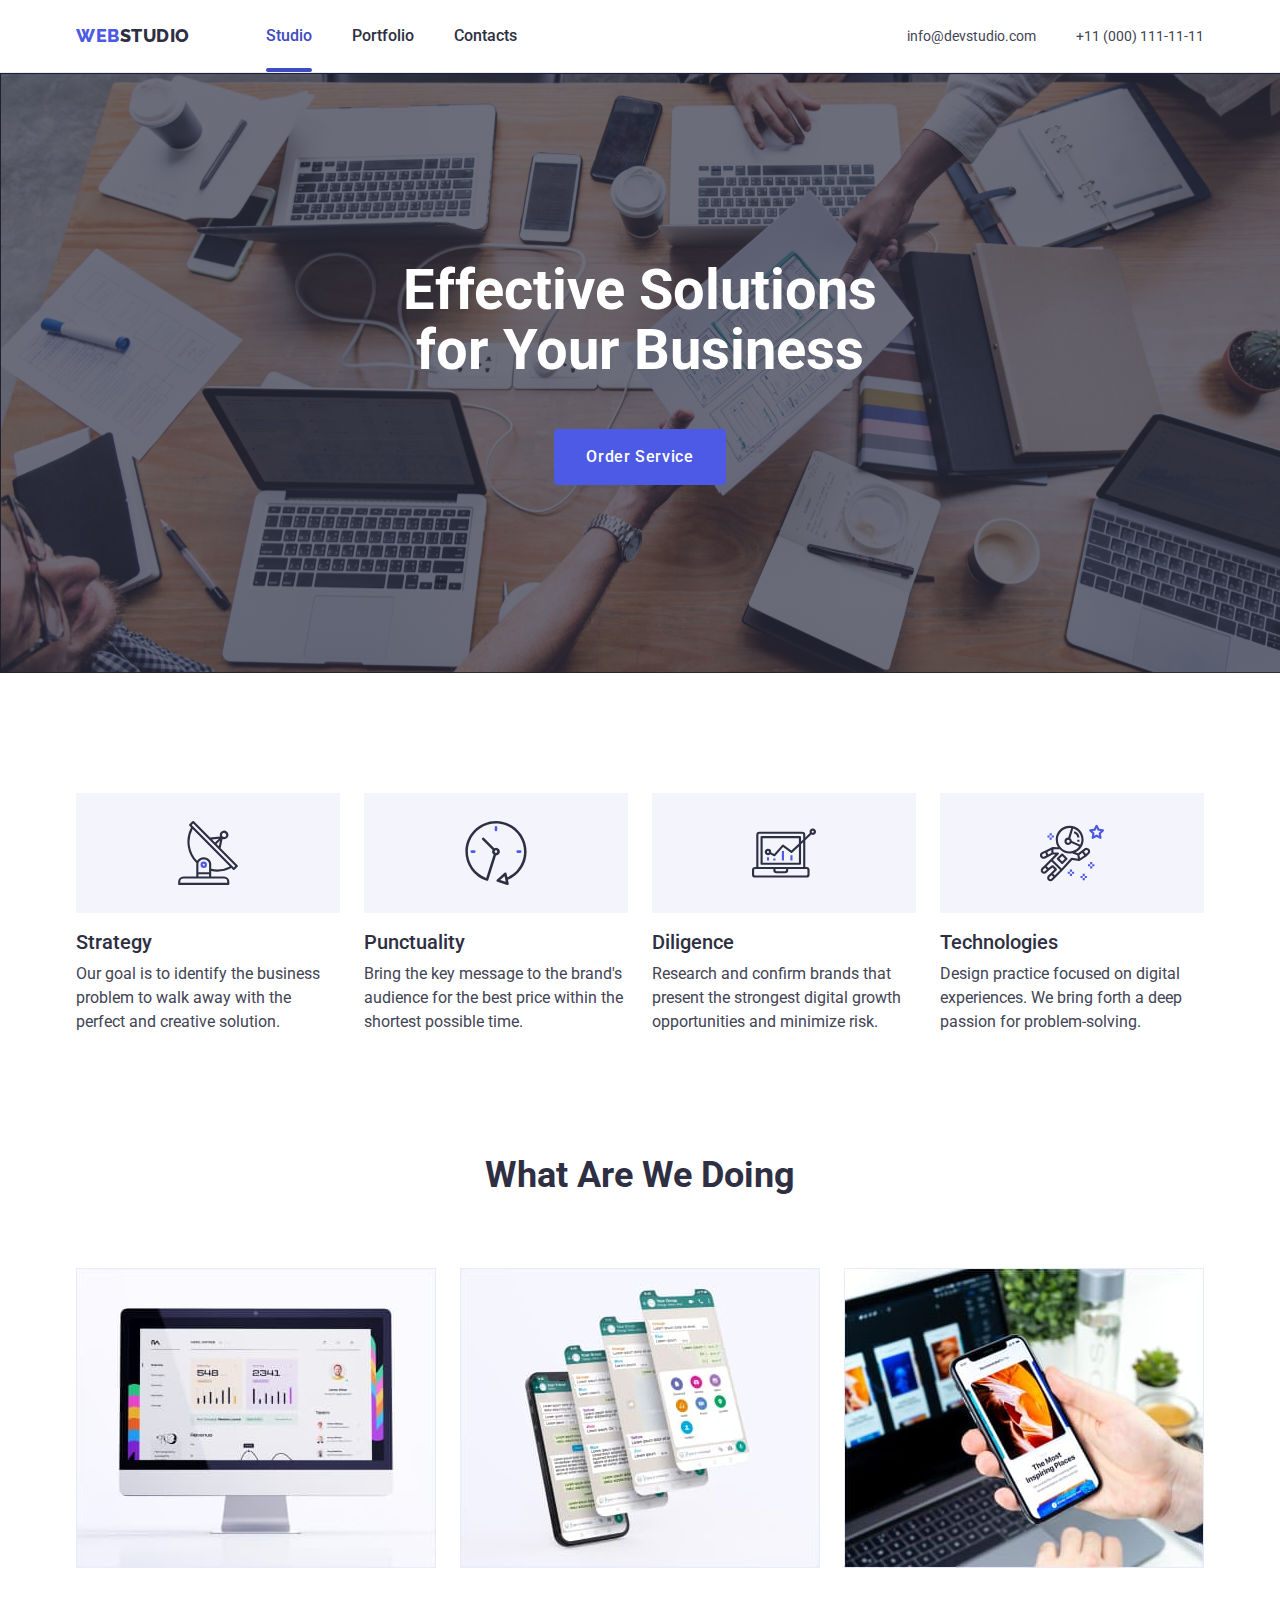
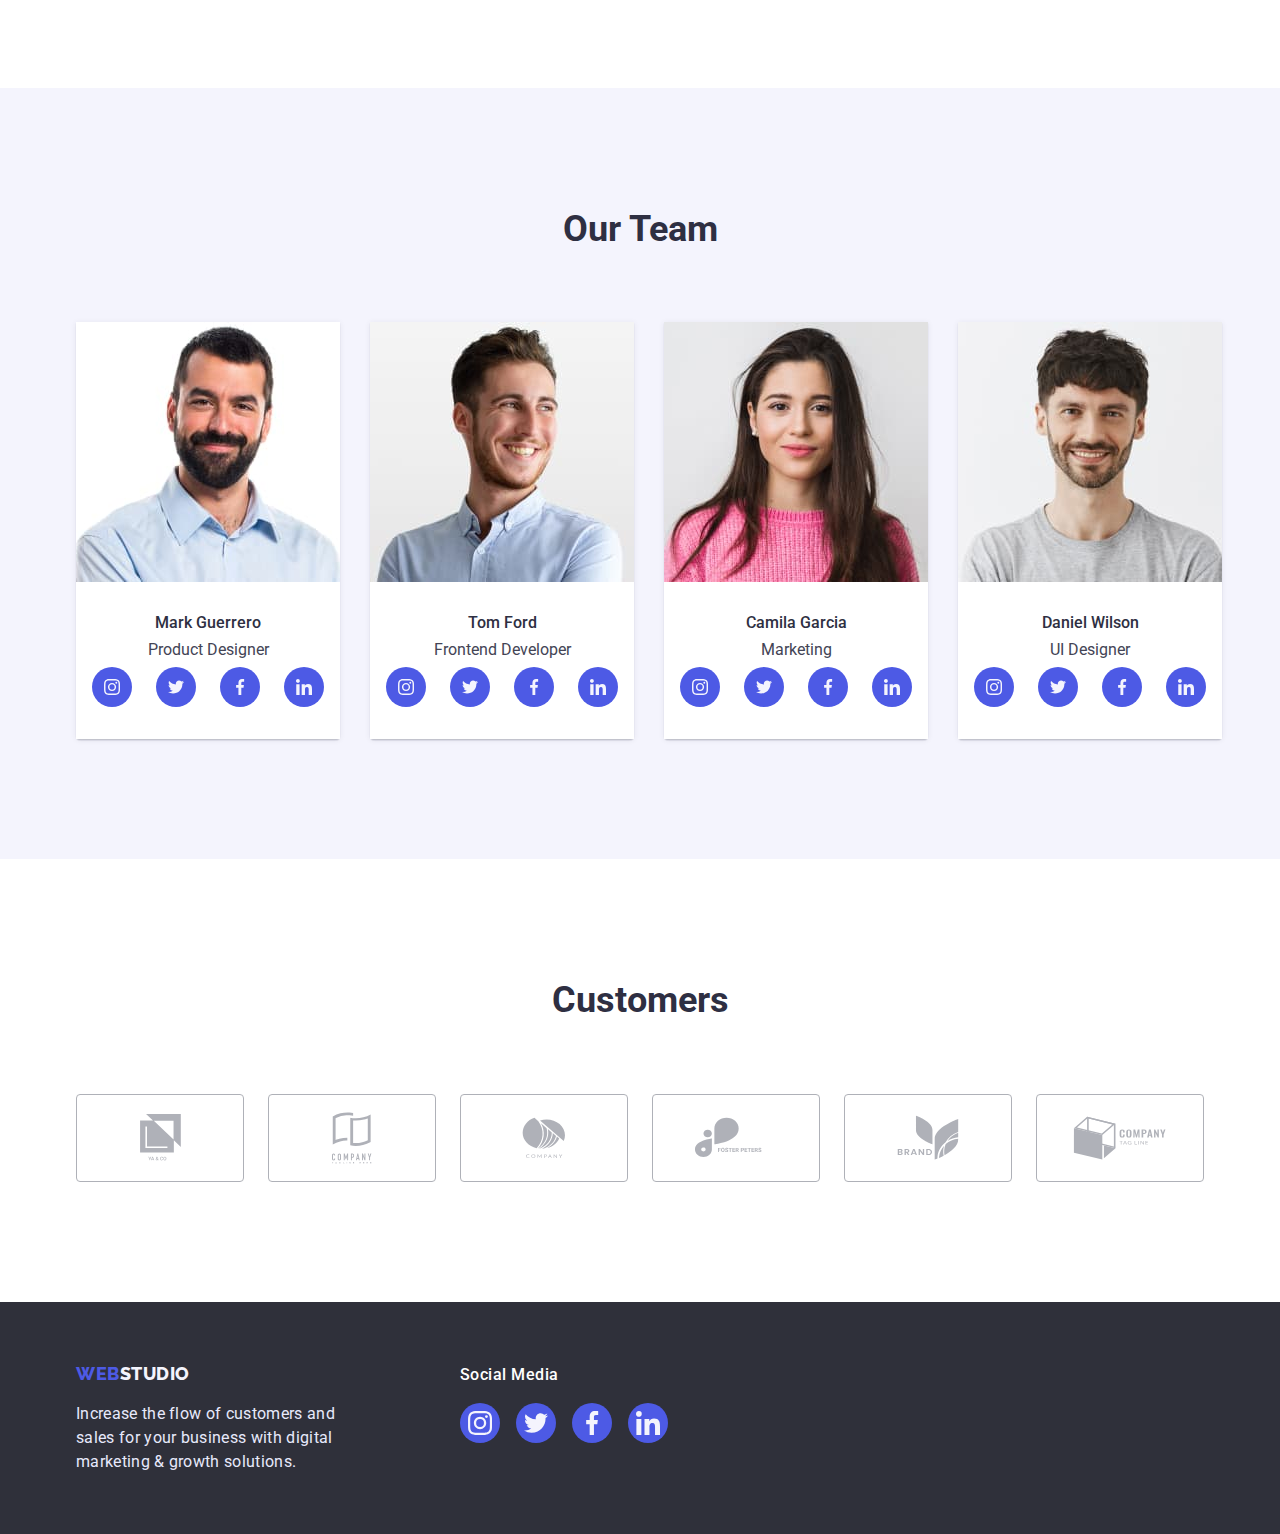
<file: index.html>
<!DOCTYPE html>
<html lang="uk">
  <head>
    <meta charset="UTF-8" />
    <title>Main Page</title>
    <link rel="preconnect" href="https://fonts.googleapis.com" />
    <link rel="preconnect" href="https://fonts.gstatic.com" crossorigin />
    <link
      href="https://fonts.googleapis.com/css2?family=Oleo+Script&family=Raleway:wght@800&family=Roboto:wght@400;500;700;900&display=swap"
      rel="stylesheet"
    />
    <link
      rel="stylesheet"
      href="https://cdnjs.cloudflare.com/ajax/libs/modern-normalize/0.6.0/modern-normalize.min.css"
    />
    <link rel="stylesheet" href="./css/styles.css" />
  </head>

  <body>
    <header>
      <div class="container main-head">
        <a href="/" class="logo-link"
          >Web<span class="part-head logo-link">Studio</span></a
        >
        <nav class="head-content">
          <ul class="site-nav">
            <li class="item">
              <a href="" class="site-nav-link active">Studio</a>
            </li>
            <li class="item">
              <a href="./portfolio.html" class="site-nav-link">Portfolio</a>
            </li>
            <li class="item"><a href="" class="site-nav-link">Contacts</a></li>
          </ul>
        </nav>
        <ul class="contacts">
          <li class="numbers">
            <a
              href="mailto:info@devstudio.com"
              class="contacts-details mail-number"
            >
              info@devstudio.com</a
            >
          </li>
          <li class="numbers">
            <a href="tel:+110001111111" class="contacts-details">
              +11 (000) 111-11-11</a
            >
          </li>
        </ul>
      </div>
    </header>
    <main>
      <section class="hero overlay">
        <div class="container">
          <h1 class="hero-text">
            Effective Solutions <br />
            for Your Business
          </h1>
          <button data-modal-open class="button" type="button">
            Order Service
          </button>
        </div>
      </section>
      <section class="section advant">
        <div class="container">
          <h2 class="hide" hidden>Наші переваги</h2>
          <ul class="advantages">
            <li class="block">
              <div class="size">
                <svg class="icon-advantage" width="64" height="64">
                  <use
                    href="./images/svg block/symbol-defs-5.svg#icon-Group1"
                  ></use>
                </svg>
              </div>
              <h3 class="advantages-title">Strategy</h3>
              <p class="advantages-text">
                Our goal is to identify the business problem to walk away with
                the perfect and creative solution.
              </p>
            </li>
            <li class="block">
              <div class="size">
                <svg class="icon-advantage" width="64" height="64">
                  <use
                    href="./images/svg block/symbol-defs-5.svg#icon-group2"
                  ></use>
                </svg>
              </div>
              <h3 class="advantages-title">Punctuality</h3>
              <p class="advantages-text">
                Bring the key message to the brand's audience for the best price
                within the shortest possible time.
              </p>
            </li>
            <li class="block">
              <div class="size">
                <svg class="icon-advantage" width="64" height="64">
                  <use
                    href="./images/svg block/symbol-defs-5.svg#icon-group3"
                  ></use>
                </svg>
              </div>
              <h3 class="advantages-title">Diligence</h3>
              <p class="advantages-text">
                Research and confirm brands that present the strongest digital
                growth opportunities and minimize risk.
              </p>
            </li>
            <li class="block">
              <div class="size">
                <svg class="icon-advantage" width="64" height="64">
                  <use
                    href="./images/svg block/symbol-defs-5.svg#icon-group4"
                  ></use>
                </svg>
              </div>
              <h3 class="advantages-title">Technologies</h3>
              <p class="advantages-text">
                Design practice focused on digital experiences. We bring forth a
                deep passion for problem-solving.
              </p>
            </li>
          </ul>
        </div>
      </section>
      <section class="section photo">
        <div class="container">
          <h2 class="titles">What Are We Doing</h2>
          <ul class="pictures-list">
            <li class="pic">
              <img
                src="./images/img-1.jpg"
                alt="Ноутбук"
                width="360"
                class="picture"
              />
            </li>
            <li class="pic">
              <img
                src="./images/img-2.jpg"
                alt="фото екрана"
                width="360"
                class="picture"
              />
            </li>
            <li class="pic">
              <img
                src="./images/img-3.jpg"
                alt="робота з телефоном і ноутбуком"
                width="360"
                class="picture"
              />
            </li>
          </ul>
        </div>
      </section>
      <section class="work section">
        <div class="container">
          <h2 class="titles">Our Team</h2>
          <ul class="collegues-list">
            <li class="card">
              <img
                src="./images/p1.jpg"
                alt="фото дизайнера"
                width="264"
                class="collegue"
              />

              <div class="content">
                <h3 class="collegue-name">Mark Guerrero</h3>
                <p class="collegue-job">Product Designer</p>
                <ul class="list-items">
                  <li class="social-lists">
                    <a href="" class="social-link">
                      <svg class="social-item" width="16" height="16">
                        <use href="./images/icons.svg#icon-instagram-2"></use>
                      </svg>
                    </a>
                  </li>
                  <li class="social-lists">
                    <a href="" class="social-link">
                      <svg class="social-item" width="16" height="16">
                        <use href="./images/icons.svg#icon-twitter-1"></use>
                      </svg>
                    </a>
                  </li>
                  <li class="social-lists">
                    <a href="" class="social-link">
                      <svg class="social-item" width="16" height="16">
                        <use href="./images/icons.svg#icon-facebook-1"></use>
                      </svg>
                    </a>
                  </li>
                  <li class="social-lists">
                    <a href="" class="social-link">
                      <svg class="social-item" width="16" height="16">
                        <use href="./images/icons.svg#icon-linkedin-1"></use>
                      </svg>
                    </a>
                  </li>
                </ul>
              </div>
            </li>
            <li class="card">
              <img
                src="./images/p2.jpg"
                alt="фото фронтенд розробника"
                width="264"
                class="collegue"
              />
              <div class="content">
                <h3 class="collegue-name">Tom Ford</h3>
                <p class="collegue-job">Frontend Developer</p>
                <ul class="list-items">
                  <li class="social-lists">
                    <a href="" class="social-link">
                      <svg class="social-item" width="16" height="16">
                        <use href="./images/icons.svg#icon-instagram-2"></use>
                      </svg>
                    </a>
                  </li>
                  <li class="social-lists">
                    <a href="" class="social-link">
                      <svg class="social-item" width="16" height="16">
                        <use href="./images/icons.svg#icon-twitter-1"></use>
                      </svg>
                    </a>
                  </li>
                  <li class="social-lists">
                    <a href="" class="social-link">
                      <svg class="social-item" width="16" height="16">
                        <use href="./images/icons.svg#icon-facebook-1"></use>
                      </svg>
                    </a>
                  </li>
                  <li class="social-lists">
                    <a href="" class="social-link">
                      <svg class="social-item" width="16" height="16">
                        <use href="./images/icons.svg#icon-linkedin-1"></use>
                      </svg>
                    </a>
                  </li>
                </ul>
              </div>
            </li>
            <li class="card">
              <img
                src="./images/p3.jpg"
                alt="фото спеціаліста з маркетингу"
                width="264"
                class="collegue"
              />
              <div class="content">
                <h3 class="collegue-name">Camila Garcia</h3>
                <p class="collegue-job">Marketing</p>
                <ul class="list-items">
                  <li class="social-lists">
                    <a href="" class="social-link">
                      <svg class="social-item" width="16" height="16">
                        <use href="./images/icons.svg#icon-instagram-2"></use>
                      </svg>
                    </a>
                  </li>
                  <li class="social-lists">
                    <a href="" class="social-link">
                      <svg class="social-item" width="16" height="16">
                        <use href="./images/icons.svg#icon-twitter-1"></use>
                      </svg>
                    </a>
                  </li>
                  <li class="social-lists">
                    <a href="" class="social-link">
                      <svg class="social-item" width="16" height="16">
                        <use href="./images/icons.svg#icon-facebook-1"></use>
                      </svg>
                    </a>
                  </li>
                  <li class="social-lists">
                    <a href="" class="social-link">
                      <svg class="social-item" width="16" height="16">
                        <use href="./images/icons.svg#icon-linkedin-1"></use>
                      </svg>
                    </a>
                  </li>
                </ul>
              </div>
            </li>
            <li class="card">
              <img
                src="./images/p4.jpg"
                alt="фото дизайнера"
                width="264"
                class="collegue"
              />
              <div class="content">
                <h3 class="collegue-name">Daniel Wilson</h3>
                <p class="collegue-job">UI Designer</p>
                <ul class="list-items">
                  <li class="social-lists">
                    <a href="" class="social-link">
                      <svg class="social-item" width="16" height="16">
                        <use href="./images/icons.svg#icon-instagram-2"></use>
                      </svg>
                    </a>
                  </li>
                  <li class="social-lists">
                    <a href="" class="social-link">
                      <svg class="social-item" width="16" height="16">
                        <use href="./images/icons.svg#icon-twitter-1"></use>
                      </svg>
                    </a>
                  </li>
                  <li class="social-lists">
                    <a href="" class="social-link">
                      <svg class="social-item" width="16" height="16">
                        <use href="./images/icons.svg#icon-facebook-1"></use>
                      </svg>
                    </a>
                  </li>
                  <li class="social-lists">
                    <a href="" class="social-link">
                      <svg class="social-item" width="16" height="16">
                        <use href="./images/icons.svg#icon-linkedin-1"></use>
                      </svg>
                    </a>
                  </li>
                </ul>
              </div>
            </li>
          </ul>
        </div>
      </section>
      <section class="section">
        <div class="container">
          <h2 class="titles">Customers</h2>
          <ul class="clients">
            <li class="clients-list">
              <a href="" class="clients-link">
                <svg class="clients-item" width="41" height="46.7">
                  <use href="./images/icons.svg#icon-group"></use>
                </svg>
              </a>
            </li>
            <li class="clients-list">
              <a href="" class="clients-link">
                <svg class="clients-item" width="40" height="52">
                  <use href="./images/icons.svg#icon-group1"></use>
                </svg>
              </a>
            </li>
            <li class="clients-list">
              <a href="" class="clients-link">
                <svg class="clients-item" width="43.46" height="41.18">
                  <use href="./images/icons.svg#icon-group2"></use>
                </svg>
              </a>
            </li>
            <li class="clients-list">
              <a href="" class="clients-link">
                <svg class="clients-item" width="84.44" height="40.62">
                  <use href="./images/icons.svg#icon-group3"></use>
                </svg>
              </a>
            </li>
            <li class="clients-list">
              <a href="" class="clients-link">
                <svg class="clients-item" width="62.54" height="45.43">
                  <use href="./images/icons.svg#icon-group4"></use>
                </svg>
              </a>
            </li>
            <li class="clients-list">
              <a href="" class="clients-link">
                <svg class="clients-item" width="93.79" height="43.93">
                  <use href="./images/icons.svg#icon-group5"></use>
                </svg>
              </a>
            </li>
          </ul>
        </div>
      </section>
    </main>
    <footer class="shape">
      <div class="container join-part">
        <div class="footer-part">
          <a href="/" class="logo-link"
            >Web<span class="part-footer logo-link">Studio</span></a
          >
          <p class="footer-text">
            Increase the flow of customers and sales for your business with
            digital marketing & growth solutions.
          </p>
        </div>
        <div class="join">
          <p class="join-text">Social Media</p>
          <ul class="media-list">
            <li class="media-part">
              <a href="" class="media-link">
                <svg class="media-icon" width="24" height="24">
                  <use href="./images/icons.svg#icon-instagram-2"></use>
                </svg>
              </a>
            </li>
            <li class="media-part">
              <a href="" class="media-link">
                <svg class="media-icon" width="24" height="24">
                  <use href="./images/icons.svg#icon-twitter-1"></use>
                </svg>
              </a>
            </li>
            <li class="media-part">
              <a href="" class="media-link">
                <svg class="media-icon" width="24" height="24">
                  <use href="./images/icons.svg#icon-facebook-1"></use>
                </svg>
              </a>
            </li>
            <li class="media-part">
              <a href="" class="media-link">
                <svg class="media-icon" width="24" height="24">
                  <use href="./images/icons.svg#icon-linkedin-1"></use>
                </svg>
              </a>
            </li>
          </ul>
        </div>
      </div>
    </footer>
    <div class="backdrop is-hidden" data-modal>
      <div class="modal">
        <div class="button-shape">
          <button data-modal-close class="button-close">
            <svg class="close" width="8" height="8">
              <use href="./images/symbol-defs-4.svg#icon-Vector"></use>
            </svg>
          </button>
        </div>
      </div>
    </div>
    <script src="./js/modal.js"></script>
  </body>
</html>
</file>
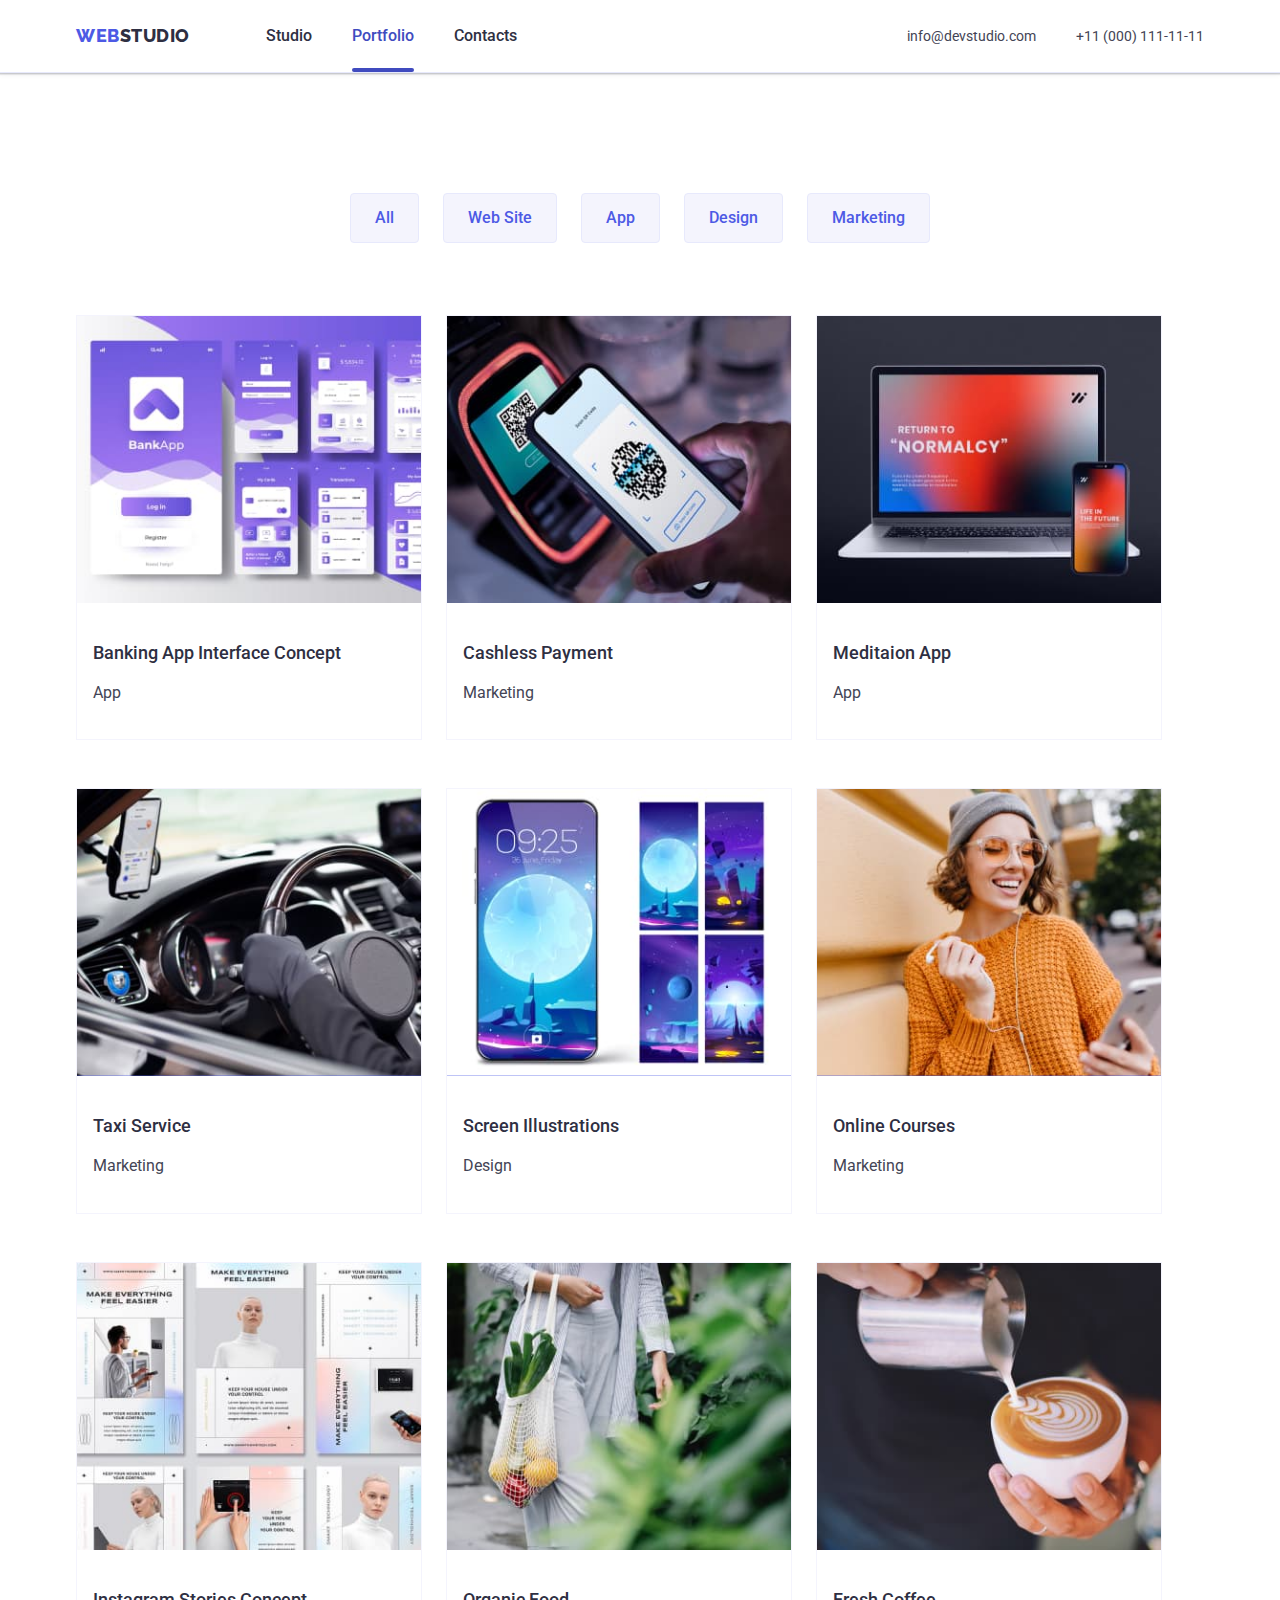
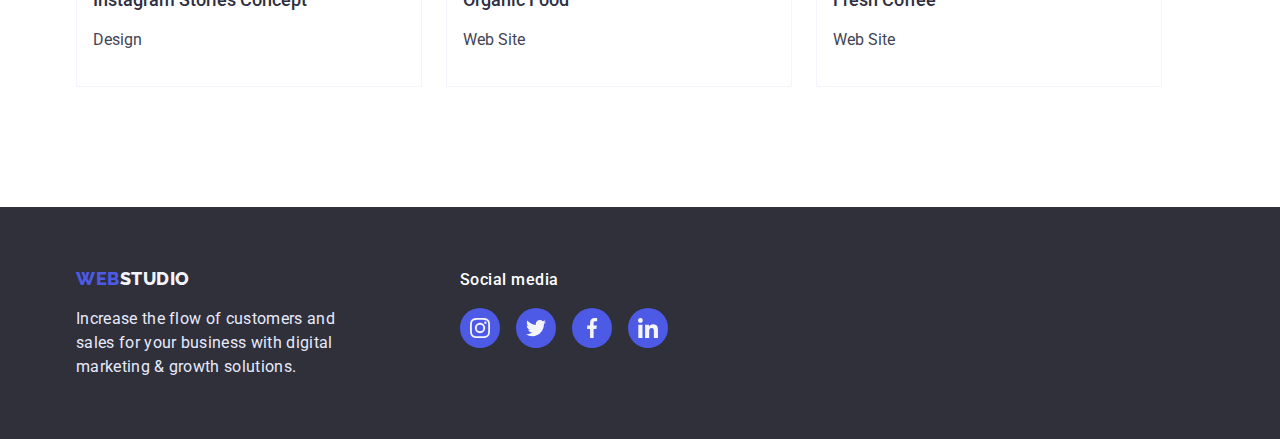
<file: portfolio.html>
<!DOCTYPE html>
<html lang="uk">
  <head>
    <meta charset="UTF-8" />
    <title>Портфоліо</title>
    <link rel="preconnect" href="https://fonts.googleapis.com" />
    <link rel="preconnect" href="https://fonts.gstatic.com" crossorigin />
    <link
      href="https://fonts.googleapis.com/css2?family=Oleo+Script&family=Raleway:wght@800&family=Roboto:wght@400;500;700;900&display=swap"
      rel="stylesheet"
    />
    <link
      rel="stylesheet"
      href="https://cdnjs.cloudflare.com/ajax/libs/modern-normalize/0.6.0/modern-normalize.min.css"
    />
    <link rel="stylesheet" href="./css/styles.css" />
  </head>
  <body>
    <header>
      <div class="container main-head">
        <a href="/" class="logo-link"
          >Web<span class="part-head logo-link">Studio</span></a
        >
        <nav class="head-content">
          <ul class="site-nav">
            <li class="item">
              <a href="./index.html" class="site-nav-link">Studio</a>
            </li>
            <li class="item">
              <a href="./portfolio.html" class="site-nav-link active"
                >Portfolio</a
              >
            </li>
            <li class="item"><a href="" class="site-nav-link">Contacts</a></li>
          </ul>
        </nav>
        <ul class="contacts">
          <li class="numbers">
            <a
              href="mailto:info@devstudio.com"
              class="contacts-details mail-number"
            >
              info@devstudio.com</a
            >
          </li>
          <li class="numbers">
            <a href="tel:+110001111111" class="contacts-details">
              +11 (000) 111-11-11</a
            >
          </li>
        </ul>
      </div>
    </header>
    <main>
      <section class="section">
        <div class="container">
          <h1 class="hide" hidden>our works</h1>
          <ul class="filter-list">
            <li class="item-type">
              <button type="button" class="button-filters">All</button>
            </li>
            <li class="item-type">
              <button type="button" class="button-filters">Web Site</button>
            </li>
            <li class="item-type">
              <button type="button" class="button-filters">App</button>
            </li>
            <li class="item-type">
              <button type="button" class="button-filters">Design</button>
            </li>
            <li class="item-type">
              <button type="button" class="button-filters">Marketing</button>
            </li>
          </ul>
          <ul class="card-set">
            <li class="card-item">
              <a href="" class="card-link">
                <div class="card-thumb">
                  <img
                    src="./images/hw2/img.jpg"
                    alt="banking app"
                    width="360"
                  />
                  <div class="cover">
                    <div class="overlay-text">
                      <p class="animation-text">
                        14 Stylish and User-Friendly App Design Concepts · Task
                        Manager App · Calorie Tracker App · Exotic Fruit
                        Ecommerce App · Cloud Storage App
                      </p>
                    </div>
                  </div>
                </div>
                <div class="intro">
                  <h2 class="title-portfolio">Banking App Interface Concept</h2>
                  <p class="text-portfolio">App</p>
                </div>
              </a>
            </li>
            <li class="card-item">
              <a href="" class="card-link">
                <div class="card-thumb">
                  <img
                    src="./images/hw2/img1.jpg"
                    alt="cashless payment"
                    width="360"
                  />
                  <div class="cover">
                    <div class="overlay-text">
                      <p class="animation-text">
                        14 Stylish and User-Friendly App Design Concepts · Task
                        Manager App · Calorie Tracker App · Exotic Fruit
                        Ecommerce App · Cloud Storage App
                      </p>
                    </div>
                  </div>
                </div>
                <div class="intro">
                  <h2 class="title-portfolio">Cashless Payment</h2>
                  <p class="text-portfolio">Marketing</p>
                </div>
              </a>
            </li>
            <li class="card-item">
              <a href="" class="card-link">
                <div class="card-thumb">
                  <img src="./images/hw2/img2-2.jpg" alt="laptop" width="360" />
                  <div class="cover">
                    <div class="overlay-text">
                      <p class="animation-text">
                        14 Stylish and User-Friendly App Design Concepts · Task
                        Manager App · Calorie Tracker App · Exotic Fruit
                        Ecommerce App · Cloud Storage App
                      </p>
                    </div>
                  </div>
                </div>
                <div class="intro">
                  <h2 class="title-portfolio">Meditaion App</h2>
                  <p class="text-portfolio">App</p>
                </div>
              </a>
            </li>
            <li class="card-item">
              <a href="" class="card-link">
                <div class="card-thumb">
                  <img
                    src="./images/hw2/img3.jpg"
                    alt="car picture"
                    width="360"
                  />
                  <div class="cover">
                    <div class="overlay-text">
                      <p class="animation-text">
                        14 Stylish and User-Friendly App Design Concepts · Task
                        Manager App · Calorie Tracker App · Exotic Fruit
                        Ecommerce App · Cloud Storage App
                      </p>
                    </div>
                  </div>
                </div>
                <div class="intro">
                  <h2 class="title-portfolio">Taxi Service</h2>
                  <p class="text-portfolio">Marketing</p>
                </div>
              </a>
            </li>
            <li class="card-item">
              <a href="" class="card-link">
                <div class="card-thumb">
                  <img
                    src="./images/hw2/img4.jpg"
                    alt="screen photo"
                    width="360"
                  />
                  <div class="cover">
                    <div class="overlay-text">
                      <p class="animation-text">
                        14 Stylish and User-Friendly App Design Concepts · Task
                        Manager App · Calorie Tracker App · Exotic Fruit
                        Ecommerce App · Cloud Storage App
                      </p>
                    </div>
                  </div>
                </div>
                <div class="intro">
                  <h2 class="title-portfolio">Screen Illustrations</h2>
                  <p class="text-portfolio">Design</p>
                </div>
              </a>
            </li>
            <li class="card-item">
              <a href="" class="card-link">
                <div class="card-thumb">
                  <img src="./images/hw2/img5.jpg" alt="woman" width="360" />
                  <div class="cover">
                    <div class="overlay-text">
                      <p class="animation-text">
                        14 Stylish and User-Friendly App Design Concepts · Task
                        Manager App · Calorie Tracker App · Exotic Fruit
                        Ecommerce App · Cloud Storage App
                      </p>
                    </div>
                  </div>
                </div>
                <div class="intro">
                  <h2 class="title-portfolio">Online Courses</h2>
                  <p class="text-portfolio">Marketing</p>
                </div>
              </a>
            </li>
            <li class="card-item">
              <a href="" class="card-link">
                <div class="card-thumb">
                  <img
                    src="./images/hw2/img6.jpg"
                    alt="page design"
                    width="360"
                  />
                  <div class="cover">
                    <div class="overlay-text">
                      <p class="animation-text">
                        14 Stylish and User-Friendly App Design Concepts · Task
                        Manager App · Calorie Tracker App · Exotic Fruit
                        Ecommerce App · Cloud Storage App
                      </p>
                    </div>
                  </div>
                </div>
                <div class="intro">
                  <h2 class="title-portfolio">Instagram Stories Concept</h2>
                  <p class="text-portfolio">Design</p>
                </div>
              </a>
            </li>
            <li class="card-item">
              <a href="" class="card-link">
                <div class="card-thumb">
                  <img
                    src="./images/hw2/img7.jpg"
                    alt="woman with a bag"
                    width="360"
                  />
                  <div class="cover">
                    <div class="overlay-text">
                      <p class="animation-text">
                        14 Stylish and User-Friendly App Design Concepts · Task
                        Manager App · Calorie Tracker App · Exotic Fruit
                        Ecommerce App · Cloud Storage App
                      </p>
                    </div>
                  </div>
                </div>
                <div class="intro">
                  <h2 class="title-portfolio">Organic Food</h2>
                  <p class="text-portfolio">Web Site</p>
                </div>
              </a>
            </li>
            <li class="card-item">
              <a href="" class="card-link">
                <div class="card-thumb">
                  <img
                    src="./images/hw2/img8.jpg"
                    alt="cup of coffee"
                    width="360"
                  />
                  <div class="cover">
                    <div class="overlay-text">
                      <p class="animation-text">
                        14 Stylish and User-Friendly App Design Concepts · Task
                        Manager App · Calorie Tracker App · Exotic Fruit
                        Ecommerce App · Cloud Storage App
                      </p>
                    </div>
                  </div>
                </div>
                <div class="intro">
                  <h2 class="title-portfolio">Fresh Coffee</h2>
                  <p class="text-portfolio">Web Site</p>
                </div>
              </a>
            </li>
          </ul>
        </div>
      </section>
      <footer class="shape">
        <div class="container join-part">
          <div class="footer-part">
            <a href="/" class="logo-link"
              >Web<span class="part-footer logo-link">Studio</span></a
            >
            <p class="footer-text">
              Increase the flow of customers and sales for your business with
              digital marketing & growth solutions.
            </p>
          </div>
          <div class="join">
            <p class="join-text">Social media</p>
            <ul class="media-list">
              <li class="media-part">
                <a href="" class="media-link">
                  <svg class="media-icon" width="20" height="20">
                    <use href="./images/icons.svg#icon-instagram-2"></use>
                  </svg>
                </a>
              </li>
              <li class="media-part">
                <a href="" class="media-link">
                  <svg class="media-icon" width="20" height="20">
                    <use href="./images/icons.svg#icon-twitter-1"></use>
                  </svg>
                </a>
              </li>
              <li class="media-part">
                <a href="" class="media-link">
                  <svg class="media-icon" width="20" height="20">
                    <use href="./images/icons.svg#icon-facebook-1"></use>
                  </svg>
                </a>
              </li>
              <li class="media-part">
                <a href="" class="media-link">
                  <svg class="media-icon" width="20" height="20">
                    <use href="./images/icons.svg#icon-linkedin-1"></use>
                  </svg>
                </a>
              </li>
            </ul>
          </div>
        </div>
      </footer>
    </main>
  </body>
</html>
</file>
<file: css/styles.css>
:root {
  --primary-white-color: #ffffff;
  --background-white-color: #f5f5f5;
  --primary-dark-color: #2f303a;
  --secondary-white-color: #f4f4fd;
  --accent-color: #4d5ae5;
  --title-color: #2e2f42;
  --text-color: #434455;
  --card-set-gap: 30px;
  --items-color: #afb1b8;
  --hover-color: #404bbf;
}
html {
  box-sizing: border-box;
}
*,
*::before,
*::after {
  box-sizing: inherit;
}

body {
  color: var(--secondary-white-color);
  font-family: "roboto", sans-serif;
}
.container {
  width: 1158px;
  padding-left: 15px;
  padding-right: 15px;
  margin: 0 auto;
}
.logo-link {
  margin: 0;
  padding: 0;
}

.head-content {
  display: flex;
  align-items: center;
  margin-left: 76px;
}
header {
  border-bottom: 1px solid #e7e9fc;
  box-shadow: 0px 2px 1px rgba(46, 47, 66, 0.08),
    0px 1px 1px rgba(46, 47, 66, 0.16), 0px 1px 6px rgba(46, 47, 66, 0.08);
}
.main-head {
  display: flex;
  align-items: center;
}
.site-nav {
  display: flex;
  margin: 0;
  padding: 0;
}
.site-nav .site-nav-link {
  padding: 24px 0px;
}
.site-nav .site-nav-link {
  color: var(--title-color);
  font-weight: 500;
  font-size: 16px;
  line-height: 1.5;
  display: block;
  position: relative;
  transition: color 250ms cubic-bezier(0.4, 0, 0.2, 1);
}
.active::after {
  content: "";
  position: absolute;
  left: 0;
  bottom: 0;
  width: 100%;
  height: 4px;
  background-color: #404bbf;
  border-radius: 2px;
  display: block;
}

.site-nav .item:not(:last-child) {
  margin-right: 40px;
}
.contacts {
  display: flex;
  margin: 0%;
  padding: 0px;
  align-items: center;

  margin-left: auto;
}
.contacts .numbers:not(:last-child) {
  margin-right: 40px;
}
.backdrop {
  position: fixed;
  top: 0;
  left: 0;
  width: 100%;
  height: 100%;
  background-color: rgba(46, 47, 66, 0.4);
  opacity: 1;
  transition: opacity 250ms cubic-bezier(0.4, 0, 0.2, 1),
    visibility 250ms cubic-bezier(0.4, 0, 0.2, 1);
}
.backdrop.is-hidden .modal {
  transform: translate(-50%, -50%) scale(0.9);
}
.modal {
  top: 50%;
  left: 50%;

  transform: translate(-50%, -50%) scale(1);
  min-width: 408px;
  min-height: 576px;
  position: absolute;
  background-color: #fcfcfc;
  transition: transform 250ms cubic-bezier(0.4, 0, 0.2, 1);
}
.backdrop.is-hidden {
  opacity: 0;
  pointer-events: none;
  visibility: hidden;
}
.button-shape {
  width: 24px;
  height: 24px;

  margin-left: auto;
  margin-top: 24px;
  margin-right: 24px;
  display: block;
}
.button-close {
  margin: 0;
  padding: 0;
  transition: color 250ms cubic-bezier(0.4, 0, 0.2, 1),
    background-color 250ms cubic-bezier(0.4, 0, 0.2, 1);
  display: flex;
  color: #2e2f42;
  background-color: #e7e9fc;
  width: 100%;
  height: 100%;
  align-items: center;
  justify-content: center;
  border: 1px solid rgba(0, 0, 0, 0.1);
  border-radius: 50%;
}
.close {
  transition: fill 250ms cubic-bezier(0.4, 0, 0.2, 1);
}
.button-close:hover .close {
  fill: var(--primary-white-color);
}
.button-close:hover {
  background-color: var(--hover-color);
}
.hero {
  padding: 188px 0px;
}
.hero-text {
  margin-bottom: 48px;
}
.overlay {
  max-width: 1440px;
  margin-left: auto;
  margin-right: auto;
  background-image: linear-gradient(
      to right,
      rgba(46, 47, 66, 0.7),
      rgba(46, 47, 66, 0.7)
    ),
    url(../images/people-office\ 1.jpg);
}

h1,
h2,
h3,
h4,
h5,
h6,
p {
  margin: 0;
}

a {
  text-decoration: none;
  list-style: none;
}
ul {
  list-style: none;
  text-decoration: none;
}

.block:not(:last-child) {
  margin-right: 24px;
}
.size {
  display: flex;
  height: 120px;
  align-items: center;
  justify-content: center;
  background-color: var(--secondary-white-color);
  margin-bottom: 17px;
}

.advantages {
  display: flex;
}
.hide {
  border: 0;
  clip: rect(1px, 1px, 1px, 1px);
  -webkit-clip-path: inset(50%);
  clip-path: inset(50%);
  height: 1px;
  margin: -1px;
  overflow: hidden;
  padding: 0;
  position: absolute;
  width: 1px;
  word-wrap: normal !important;
}

.advantages-title {
  display: block;
  margin-bottom: 8px;
}
.titles {
  text-align: center;
  margin-bottom: 72px;
}
.advantages-text {
  display: block;
}
.advantages {
  padding-left: 0;
  margin: 0px;
}
.advantages .block {
  width: calc((100% - 3 * 24px) / 4);
}
img {
  display: block;
  max-width: 100%;
}
.section.photo {
  padding-top: 0px;
}
.advant {
  padding-bottom: 107px;
}
.pictures-list {
  display: flex;
  margin: 0;
  padding: 0;
}

.pictures-list .pic:not(:last-child) {
  margin-right: 24px;
}

header {
  color: var(--primary-white-color);
}
.collegues-list {
  display: flex;
  align-items: center;
  padding: 0;
  margin: 0;
}
.content {
  text-align: center;
  padding: 32px 16px;
}

.collegue-name {
  margin-bottom: 8px;
}
.card {
  border-radius: 0px 0px 4px 4px;
  box-shadow: 0px 1px 6px rgba(46, 47, 66, 0.08),
    0px 1px 1px rgba(46, 47, 66, 0.16), 0px 2px 1px rgba(46, 47, 66, 0.08);
}
.social-link {
  display: flex;
  width: 100%;
  height: 100%;
  align-items: center;
  justify-content: center;
  transition: background-color 250ms cubic-bezier(0.4, 0, 0.2, 1),
    color 250ms cubic-bezier(0.4, 0, 0.2, 1);
  color: var(--secondary-white-color);
  background-color: var(--accent-color);
  border-radius: 50%;
}

.social-link:hover,
.social-link:focus {
  border-radius: 50%;
  background-color: var(--hover-color);
}
.social-item {
  fill: currentColor;
}
.social-lists {
  width: 40px;
  height: 40px;
}
.social-lists:not(:last-child) {
  margin-right: 24px;
}
.collegue-job {
  margin-bottom: 8px;
}
.content {
  background-color: var(--primary-white-color);
}
.list-items {
  display: flex;
  justify-content: center;
  padding: 0;
  margin: 0;
}
.collegues-list .card:not(:last-child) {
  margin-right: 30px;
}
.clients {
  display: flex;
  padding: 0;
  margin: 0;
}
.clients .clients-list:not(:last-child) {
  margin-right: 24px;
}
.clients-link {
  display: flex;
  width: 168px;
  height: 88px;
  align-items: center;
  justify-content: center;
  border: 1px solid #afb1b8;
  color: var(--items-color);
  border-radius: 4px;
  transition: color 250ms cubic-bezier(0.4, 0, 0.2, 1),
    border-color 250ms cubic-bezier(0.4, 0, 0.2, 1);
}
.clients-link:hover,
.clients-link:focus {
  color: var(--accent-color);
  border-color: var(--hover-color);
}
.clients-item {
  fill: currentColor;
}
header .logo-link,
footer .logo-link {
  font-family: "Raleway", sans-serif;
  color: var(--accent-color);
  font-weight: 800;
  font-size: 18px;
  line-height: 1.33;
  text-transform: uppercase;
  letter-spacing: 0.03em;
}
a .part-head {
  color: var(--title-color);
}

a .part-footer {
  color: var(--secondary-white-color);
}

.contacts .contacts-details {
  font-weight: 400;
  font-size: 14px;
  line-height: 1.17;
  color: var(--text-color);
  display: flex;
  padding: 24px 0px;
  align-items: center;
  transition: color 250ms cubic-bezier(0.4, 0, 0.2, 1);
}

.site-nav .site-nav-link:hover,
.site-nav .site-nav-link:focus {
  color: #404bbf;
  font-weight: 500;
  font-size: 16px;
  line-height: 1.5;
}
.site-nav .active {
  color: #404bbf;
  font-weight: 500;
  font-size: 16px;
  line-height: 1.5;
}
.contacts .contacts-details:hover,
.contacts .contacts-details:focus {
  color: #404bbf;
}
.hero {
  background-color: var(--primary-dark-color);
}
h1 {
  color: var(--primary-white-color);
  font-weight: 700;
  font-size: 56px;
  line-height: 1.07;
  text-align: center;
}
.button {
  font-weight: 500;
  font-size: 16px;
  line-height: 1.5;
  color: var(--primary-white-color);
  background-color: var(--accent-color);
  letter-spacing: 0.04em;
  transition: background-color 250ms cubic-bezier(0.4, 0, 0.2, 1);
}
.button:hover {
  background-color: var(--hover-color);
}
.button {
  padding: 16px 32px;
  display: block;
  cursor: pointer;
  border: none;
  border-radius: 4px;
  margin-left: auto;
  margin-right: auto;
}
.advantages-title {
  font-weight: 500;
  font-size: 20px;
  line-height: 1.2;
  color: var(--title-color);
}
.advantages-text {
  font-weight: 400;
  font-size: 16px;
  line-height: 1.5;
  color: var(--text-color);
}
.titles {
  font-weight: 700;
  font-size: 36px;
  line-height: 1.17;
  color: var(--title-color);
}
.section {
  padding-top: 120px;
  padding-bottom: 120px;
}
.work {
  background-color: var(--secondary-white-color);
}
.collegue-name {
  font-weight: 500;
  font-size: 16px;
  line-height: 1.17;
  color: var(--title-color);
}
.collegue-job {
  font-weight: 400;
  font-size: 16px;
  line-height: 1.17;
  color: var(--text-color);
}

footer {
  background-color: var(--primary-dark-color);
}

.join-text {
  font-weight: 500;
  font-size: 16px;
  line-height: 1.5;
  color: var(--primary-white-color);
  letter-spacing: 0.03em;
  margin-bottom: 16px;
}
.join {
  display: block;
  margin-left: 120px;
}
.media-list .media-part:not(:last-child) {
  margin-right: 16px;
}
.shape {
  padding-top: 60px;
  padding-bottom: 60px;
}
.join-part {
  display: flex;
  align-items: baseline;
}
.footer-part {
  display: block;
  width: 264px;
}
.footer-text {
  font-weight: 400;
  font-size: 16px;
  line-height: 1.5;
  color: #e7e9fc;
  letter-spacing: 0.02em;
  margin-top: 16px;
}
.media-part {
  width: 40px;
  height: 40px;
}
.media-list {
  display: flex;
  padding: 0;
  margin: 0;
}
.media-link {
  display: flex;
  width: 100%;
  height: 100%;
  justify-content: center;
  align-items: center;
  color: var(--secondary-white-color);
  background-color: var(--accent-color);
  border-radius: 50%;
  transition: background-color 250ms cubic-bezier(0.4, 0, 0.2, 1);
}
.media-icon {
  fill: currentColor;
}
.media-link:hover,
.media-link:focus {
  background-color: #31d0aa;
}

.filter-list {
  padding: 0px;
  margin: 0px;
  justify-content: center;
  display: flex;
  margin-bottom: 72px;
}

.item-type:not(:last-child) {
  margin-right: 24px;
}

.card-set {
  display: flex;
  flex-wrap: wrap;
  padding: 0;
  margin: 0;
  row-gap: 48px;
  column-gap: 24px;
}

.card-item {
  flex-basis: calc(100% / 3 - var(--card-set-gap));
}
.card-link {
  transition: box-shadow 250ms cubic-bezier(0.4, 0, 0.2, 1);
  display: block;
  border: 1px solid #f4f4fd;
}
.card-link:hover,
.card-link:focus {
  box-shadow: 0px 1px 1px rgba(0, 0, 0, 0.12), 0px 4px 4px rgba(0, 0, 0, 0.06),
    1px 4px 6px rgba(0, 0, 0, 0.16);
}
.intro {
  padding: 32px 16px;
}
.card-thumb {
  position: relative;
  overflow: hidden;
}
.overlay-text {
  position: absolute;
  padding: 40px 32px;
}

.animation-text {
  font-weight: 400;
  font-size: 16px;
  line-height: 1.5;
  color: var(--secondary-white-color);
  letter-spacing: 0.02em;
}
.cover {
  left: 0;
  top: 0;
  width: 100%;
  height: 100%;
  position: absolute;
  background-color: #4d5ae5;
  transform: translateY(100%);
  transition: transform 250ms cubic-bezier(0.4, 0, 0.2, 1);
}
.card-link:hover .cover {
  transform: translateY(0);
}
.button-filters {
  padding: 12px 24px;
  border-radius: 4px;
  font-weight: 500;
  font-family: "roboto", sans-serif;
  font-size: 16px;
  line-height: 1.5;
  color: #4d5ae5;
  background-color: var(--secondary-white-color);
  border: 1px solid #e7e9fc;
  transition: background-color 250ms cubic-bezier(0.4, 0, 0.2, 1),
    color 250ms cubic-bezier(0.4, 0, 0.2, 1),
    box-shadow 250ms cubic-bezier(0.4, 0, 0.2, 1),
    border-color 250ms cubic-bezier(0.4, 0, 0.2, 1);
}
.button-filters:hover,
.button-filters:focus {
  cursor: pointer;

  color: var(--primary-white-color);
  background-color: var(--accent-color);
  border-color: transparent;
  box-shadow: 0px 3px 1px rgba(0, 0, 0, 0.1), 0px 2px 1px rgba(0, 0, 0, 0.08),
    0px 2px 2px rgba(0, 0, 0, 0.12);
}

.title-portfolio {
  font-weight: 500;
  font-size: 18px;
  line-height: 2;
  color: var(--title-color);
  margin-bottom: 8px;
}

.text-portfolio {
  font-weight: 400;
  font-size: 16px;
  line-height: 1.8;
  color: var(--text-color);
}
.address-list .address,
.address-list .address-link {
  font-style: normal;
}
</file>
